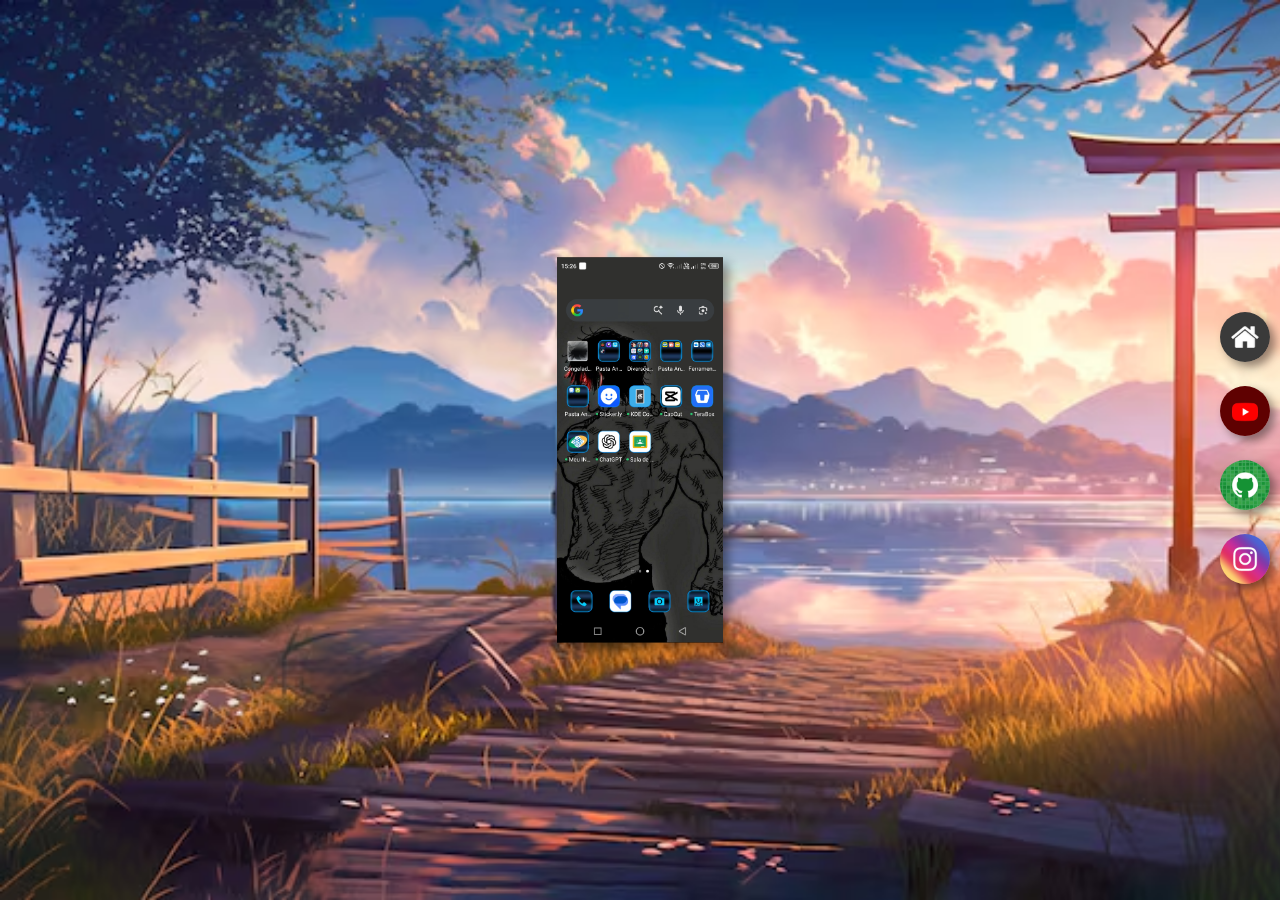
<file: index.html>
<!DOCTYPE html>
<html lang="pt-br">
<head>
    <meta charset="UTF-8">
    <meta name="viewport" content="width=device-width, initial-scale=1.0">
    <title>Minhas Redes Sociais</title>
    <link rel="shortcut icon" href="imagens/favicon.ico" type="image/x-icon">
    <link rel="stylesheet" href="estilos/style.css">
</head>
<body>
    <main>
        <section id="celular">
            <iframe id="tela" name="tela" src="home.html" frameborder="0"></iframe>
        </section>
        <section id="redes-sociais">
            <a href="home.html" target="tela"><img src="imagens/logo-home.jpg" alt="Home"></a> <br>
            <a href="youtube.html" target="tela"><img src="imagens/logo-youtube.jpg" alt="YouTube"></a> <br>
            <a href="github.html" target="tela"><img src="imagens/logo-github.jpg" alt="GitHub"></a> <br>
            <a href="instagram.html" target="tela"><img src="imagens/logo-instagram.jpg" alt="Instagram"></a>
        </section>
    </main>
</body>
</html>
</file>
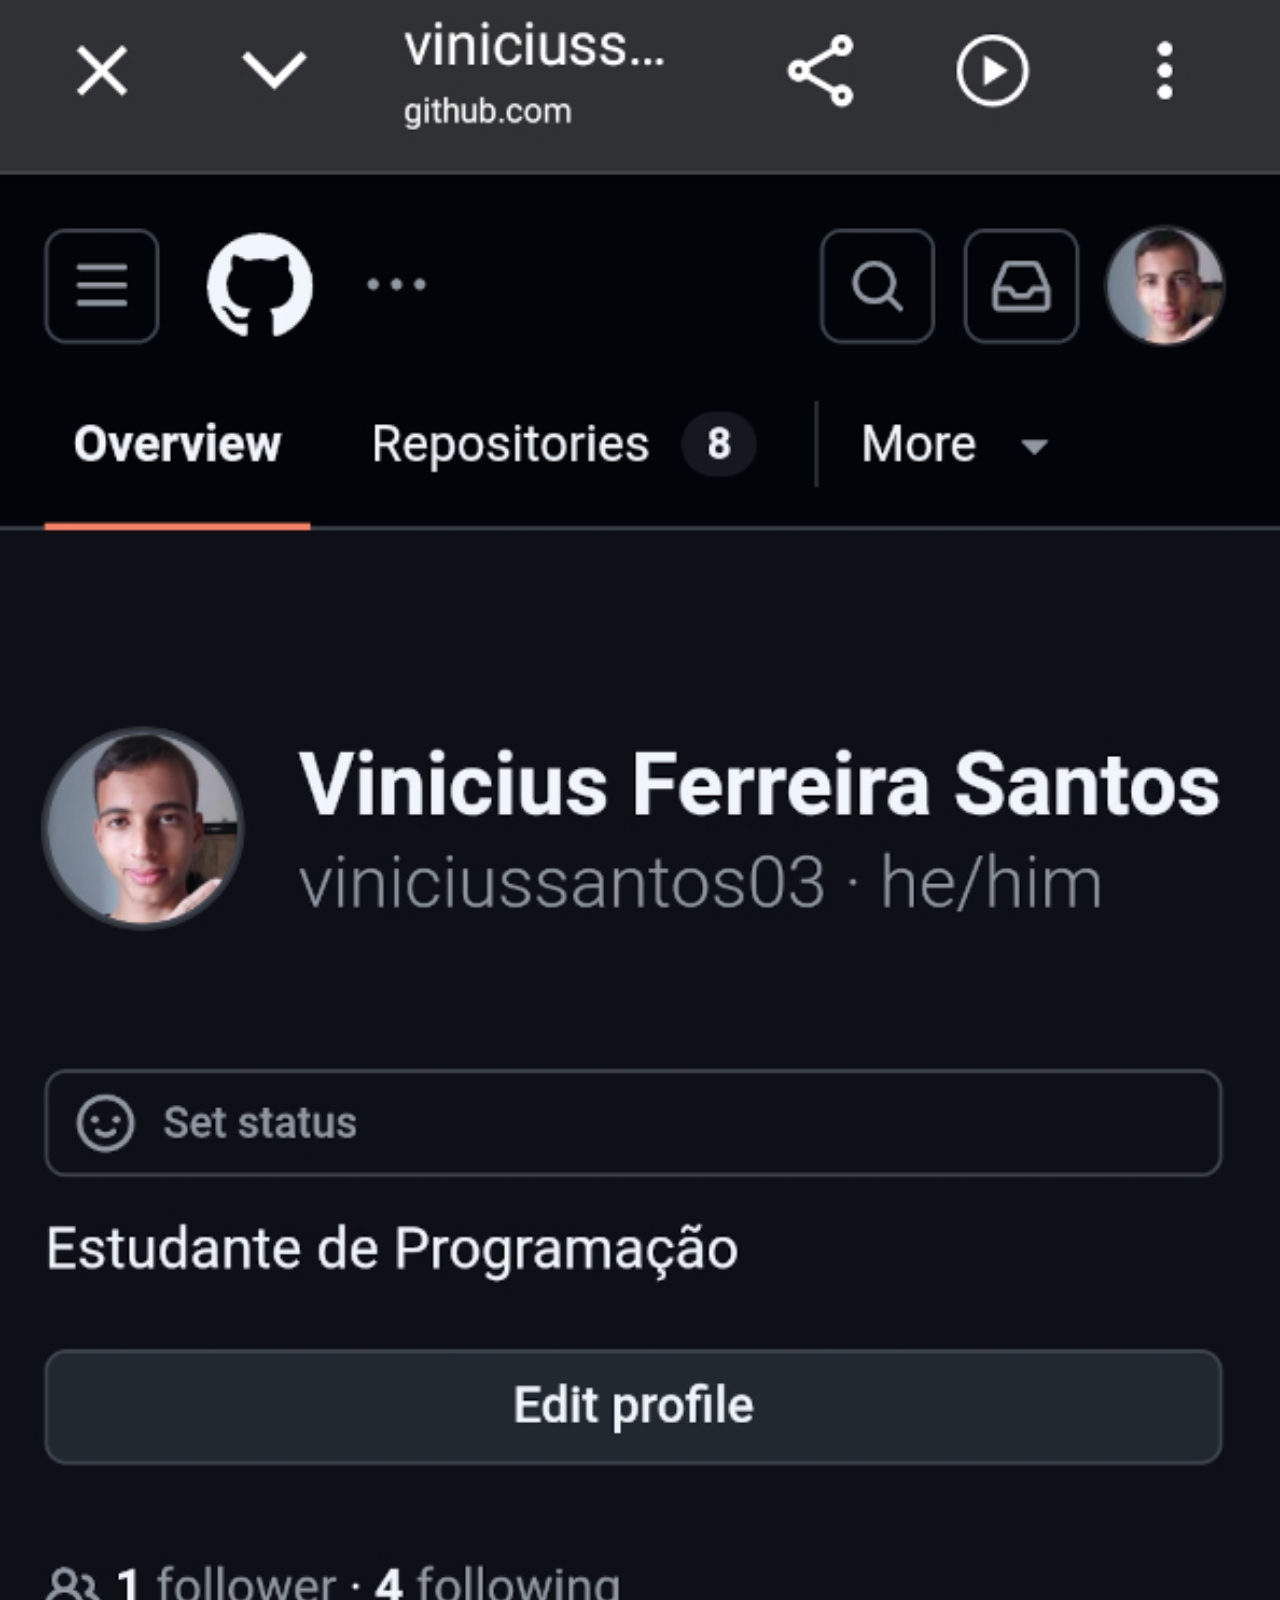
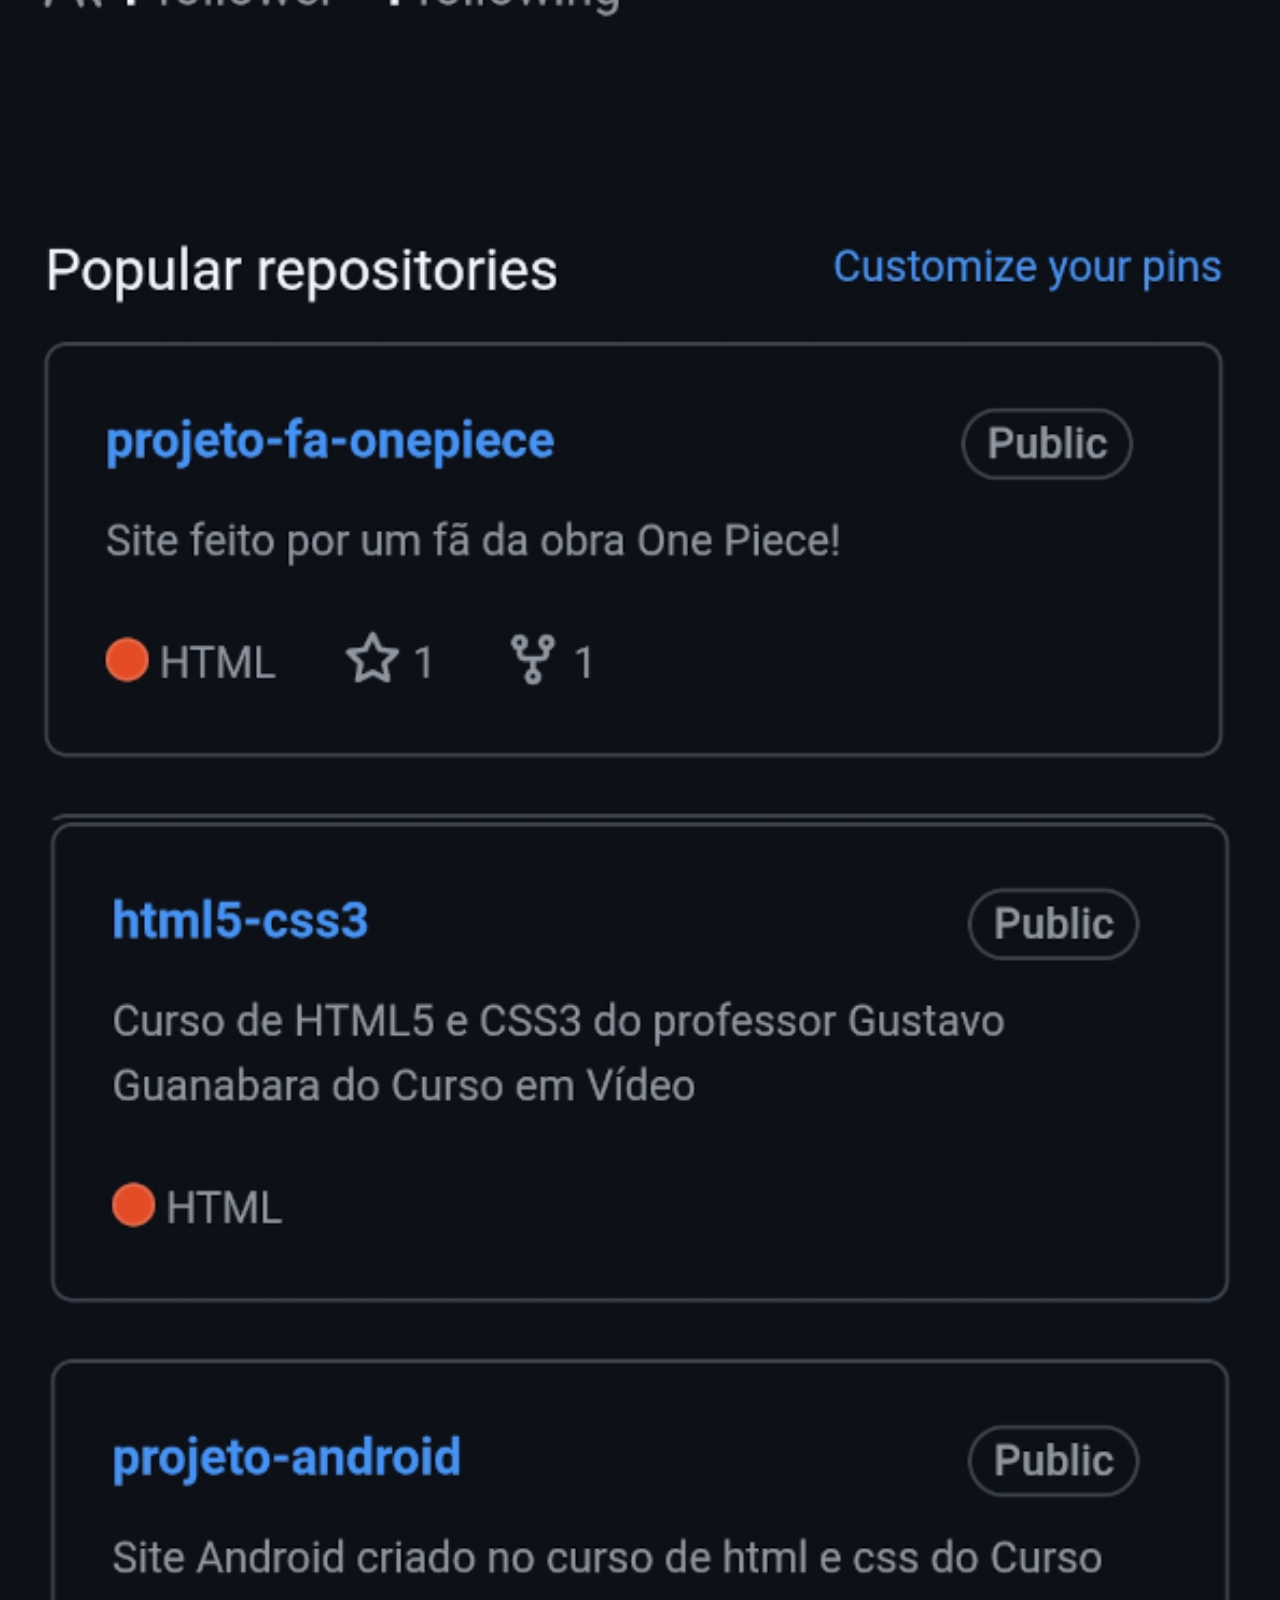
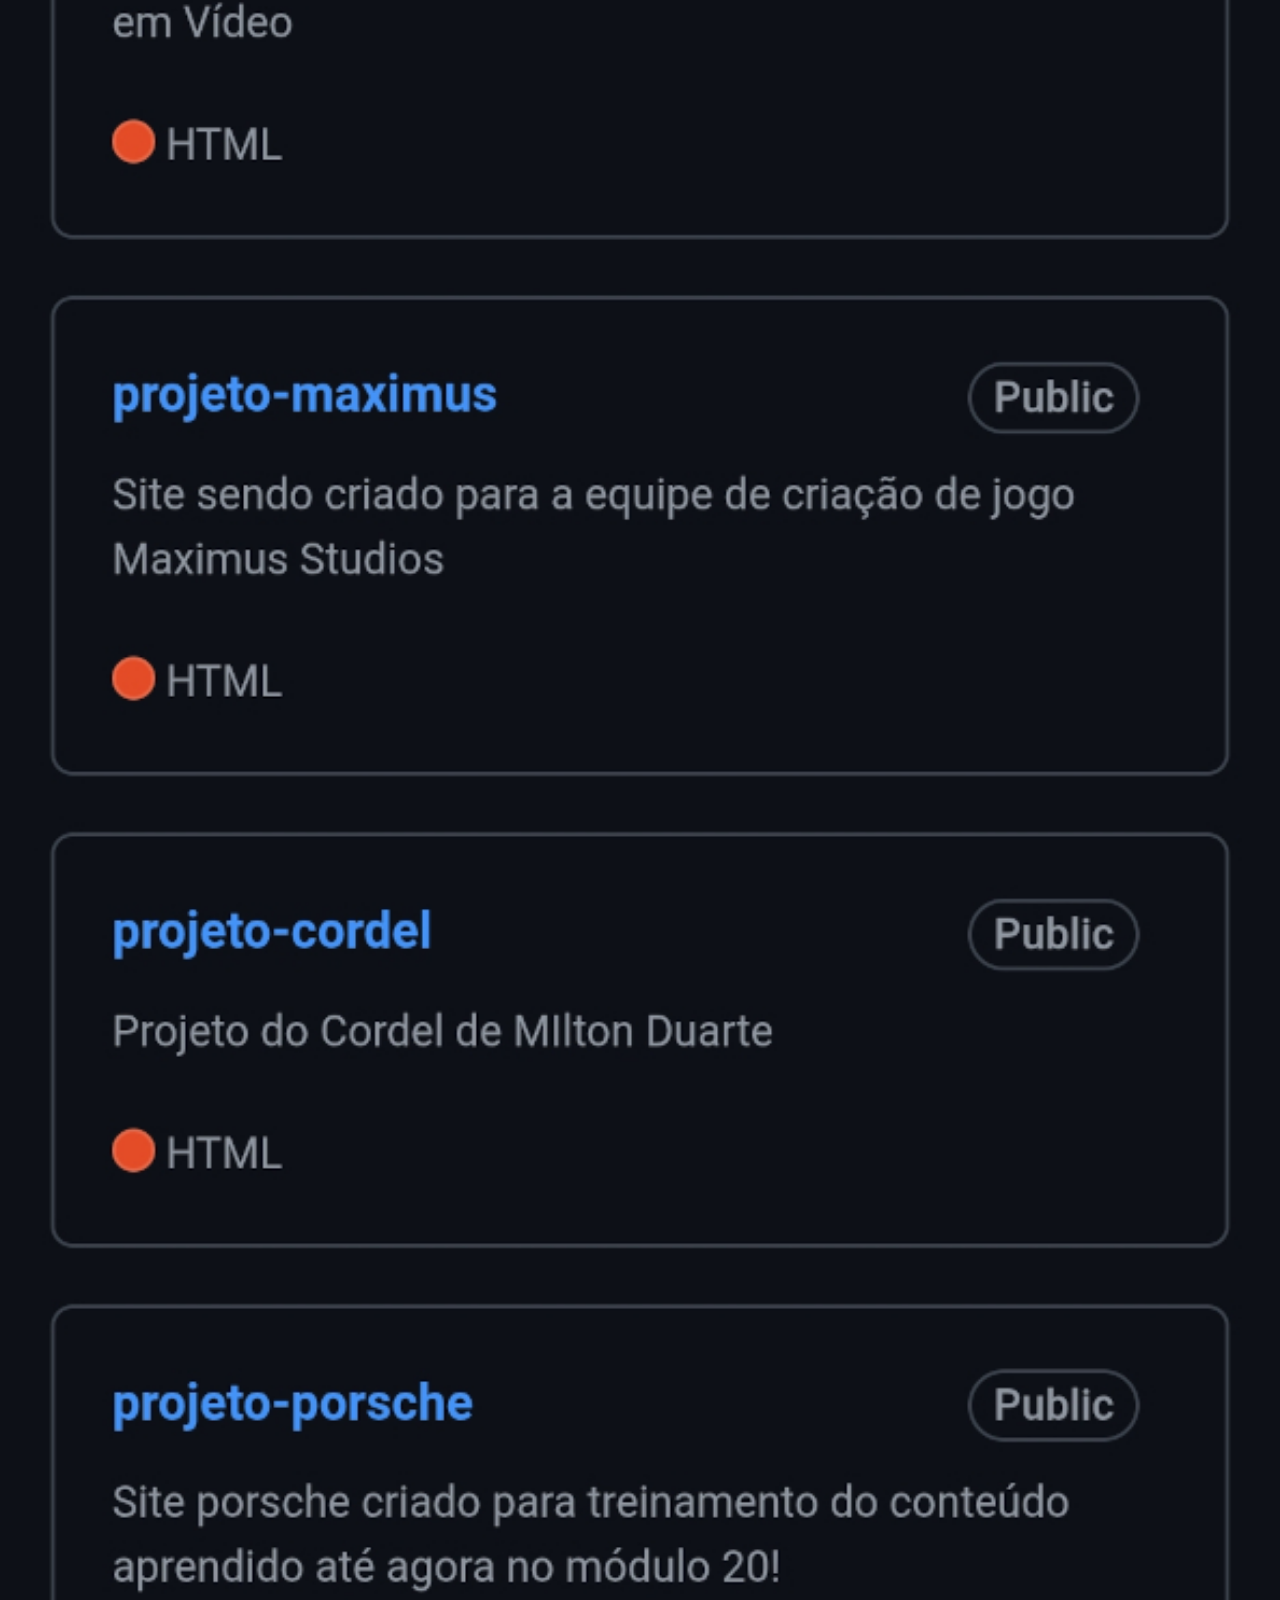
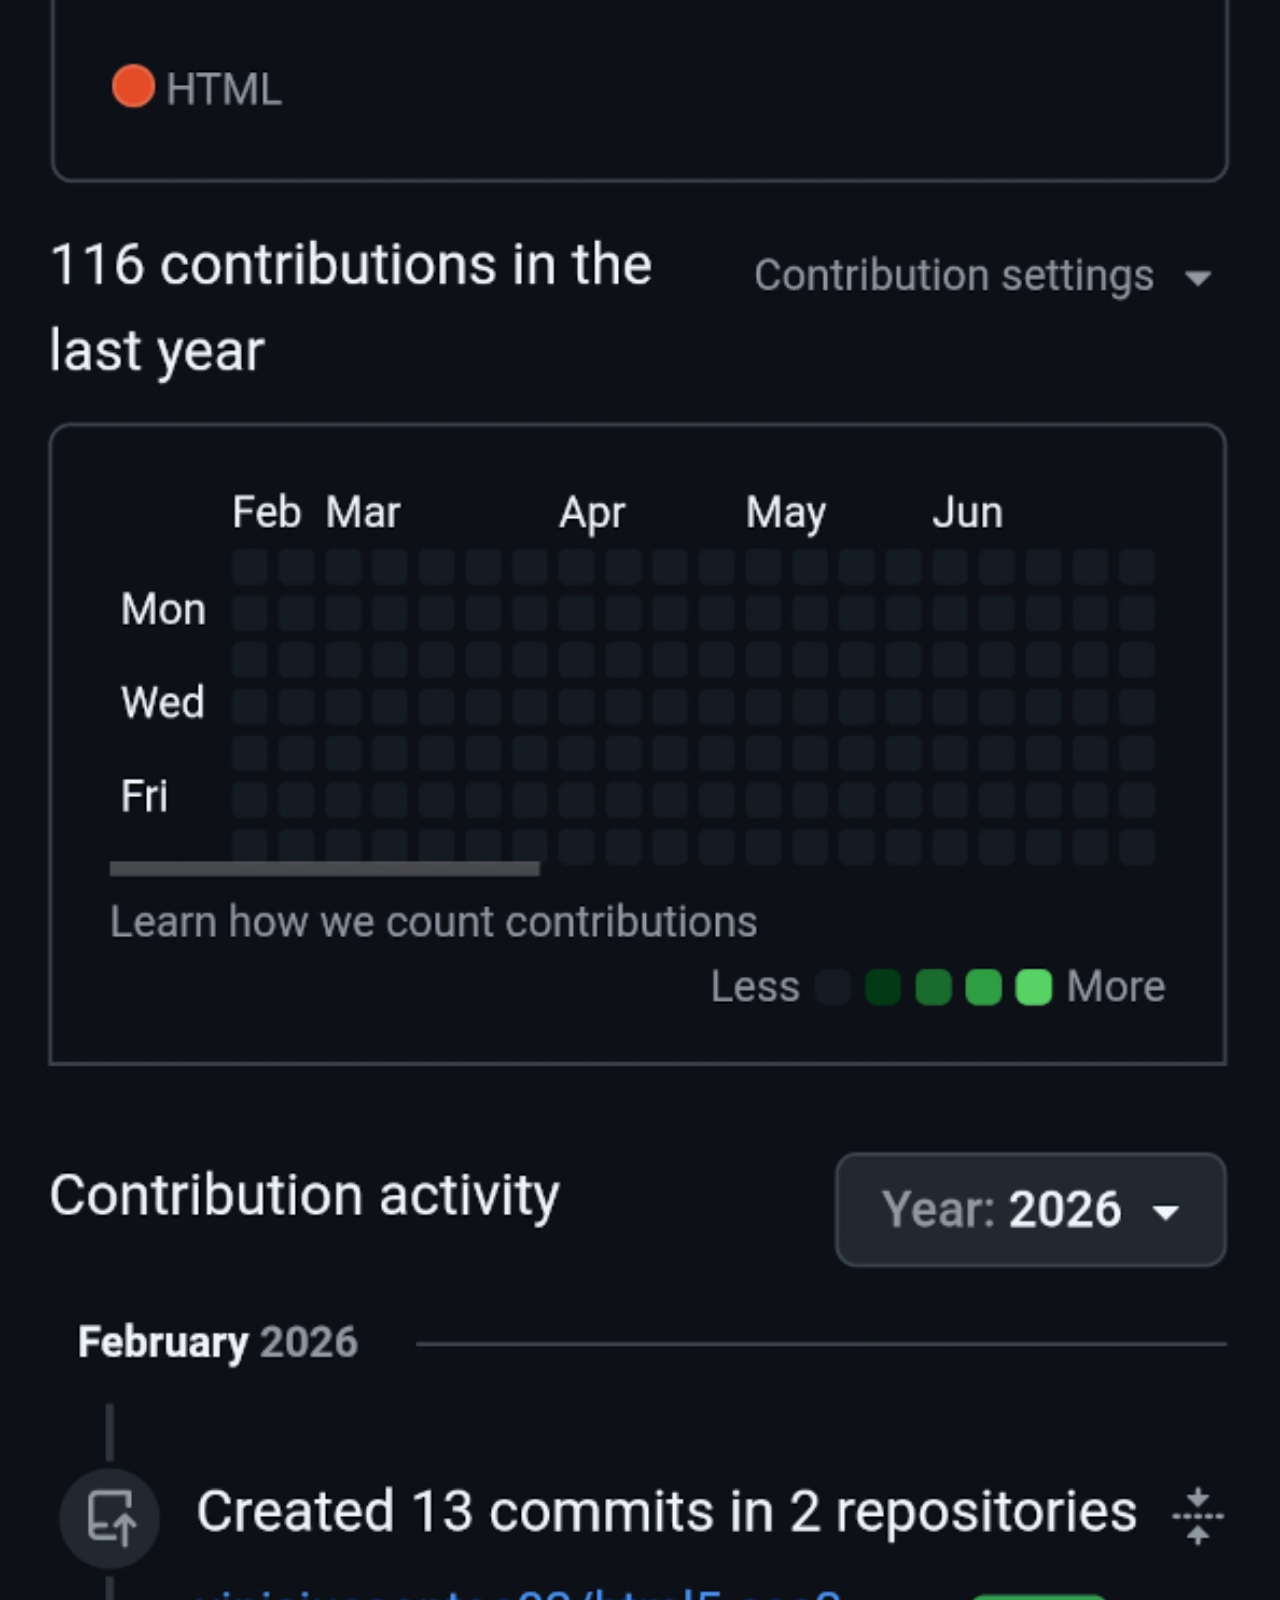
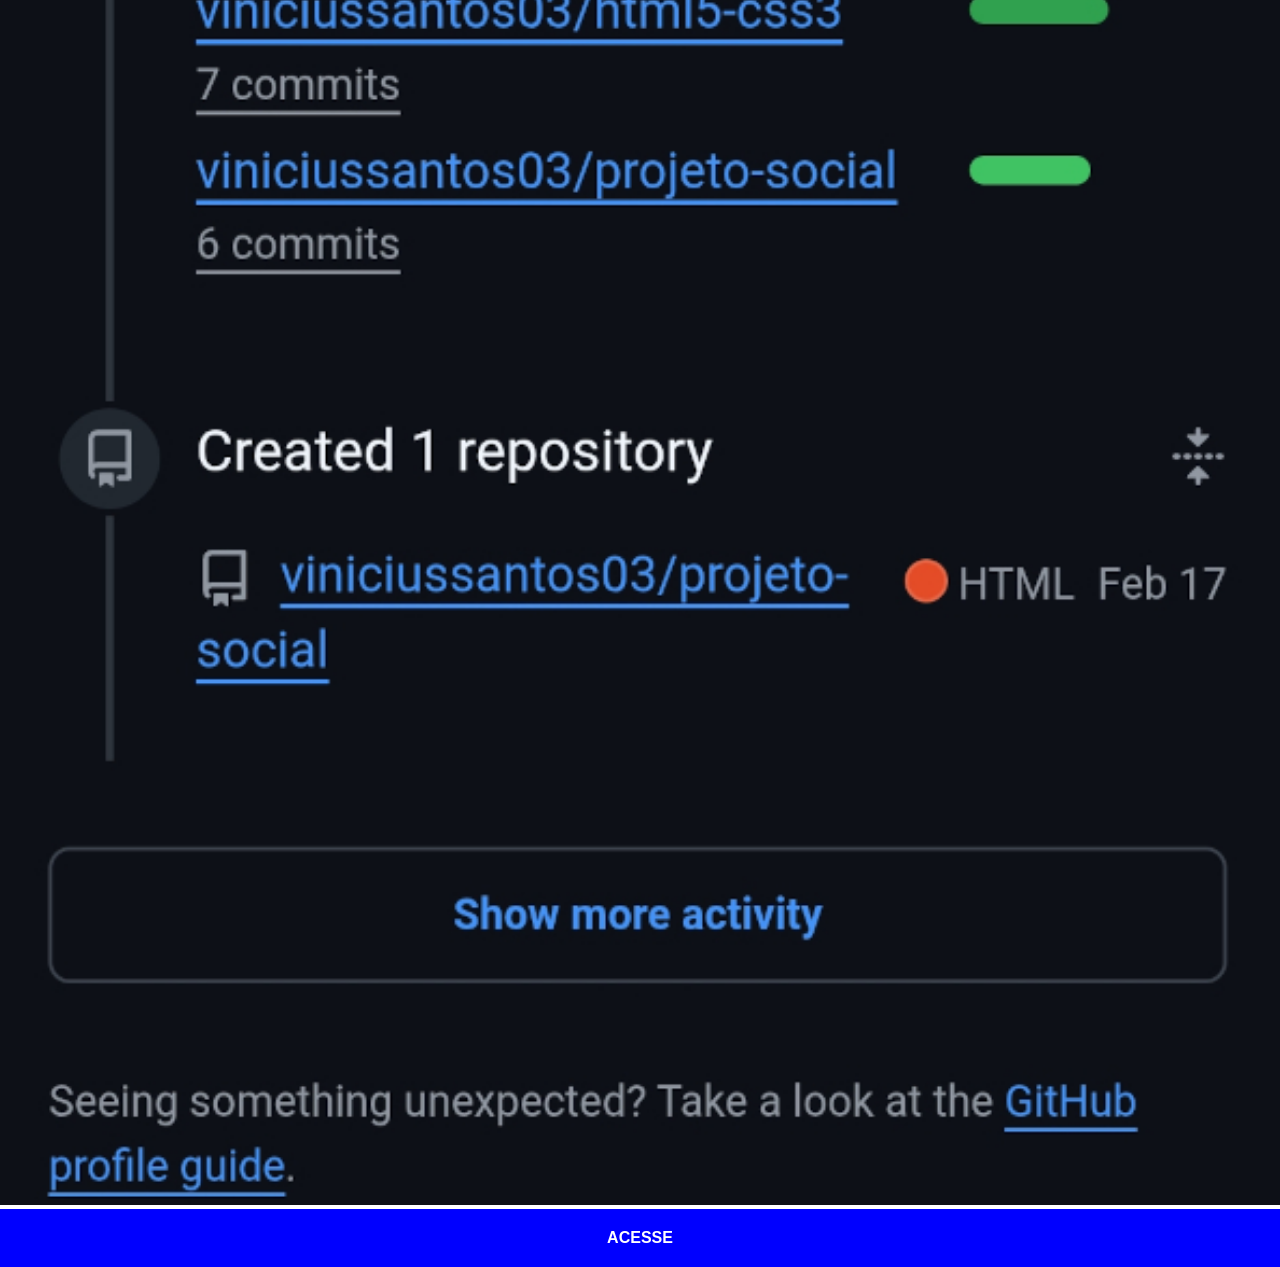
<file: github.html>
<!DOCTYPE html>
<html lang="pt-br">
<head>
    <meta charset="UTF-8">
    <meta name="viewport" content="width=device-width, initial-scale=1.0">
    <title>GitHUb</title>
    <link rel="stylesheet" href="estilos/social.css">
</head>
<body>
    <img src="imagens/tela-github.jpg" alt="GitHub">
    <a href="https://github.com/viniciussantos03" target="_blank" rel="external">ACESSE</a>
</body>
</html>
</file>
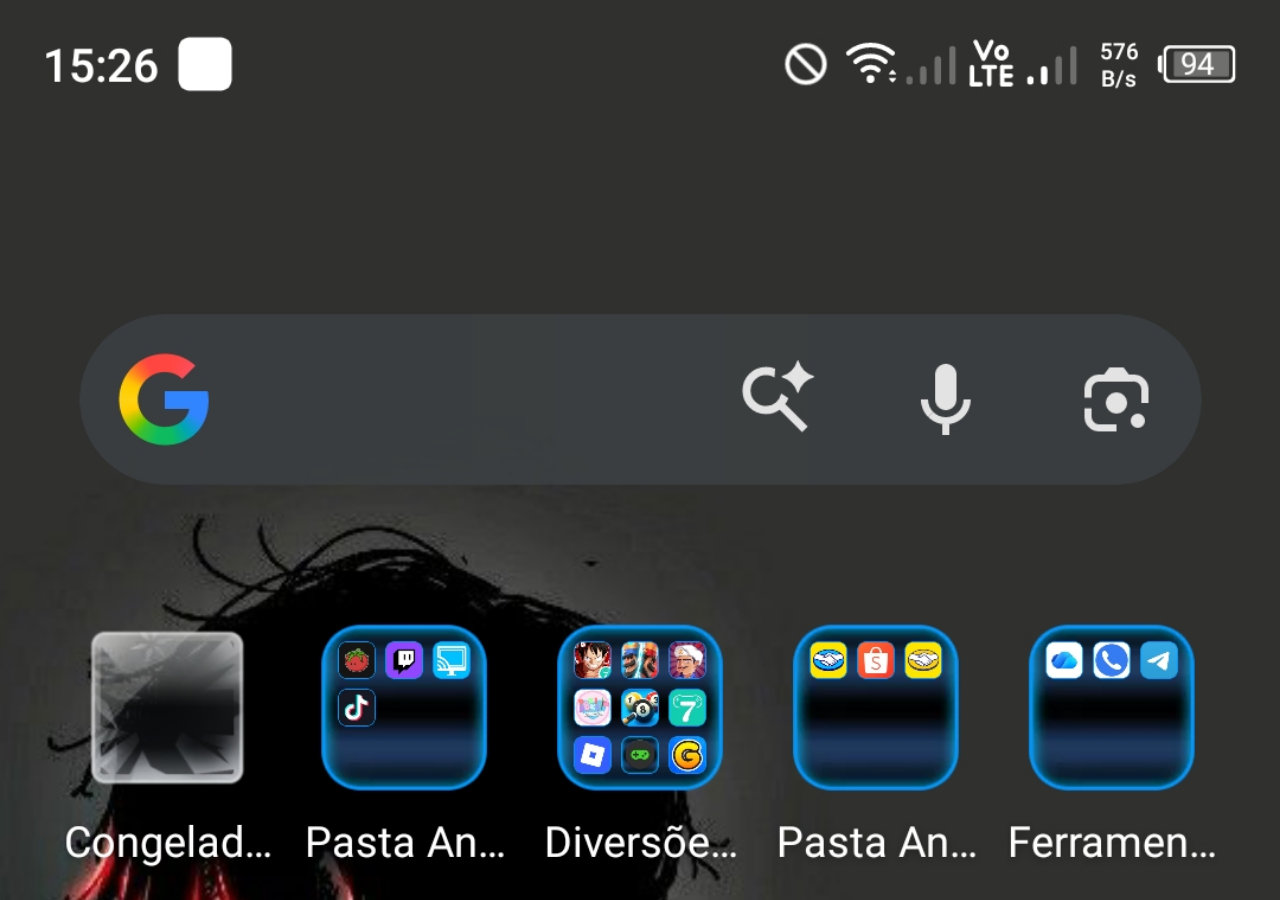
<file: home.html>
<!DOCTYPE html>
<html lang="pt-br">
<head>
    <meta charset="UTF-8">
    <meta name="viewport" content="width=device-width, initial-scale=1.0">
    <title>Home</title>
    <style>
        * {
            margin: 0px;
            padding: 0px;
        }

        body {
            width: 100vw;
            height: 100vh;
            background: black url('imagens/tela.jpg') no-repeat top center;
            background-size: cover;
        }
    </style>
</head>
<body>
    
</body>
</html>
</file>
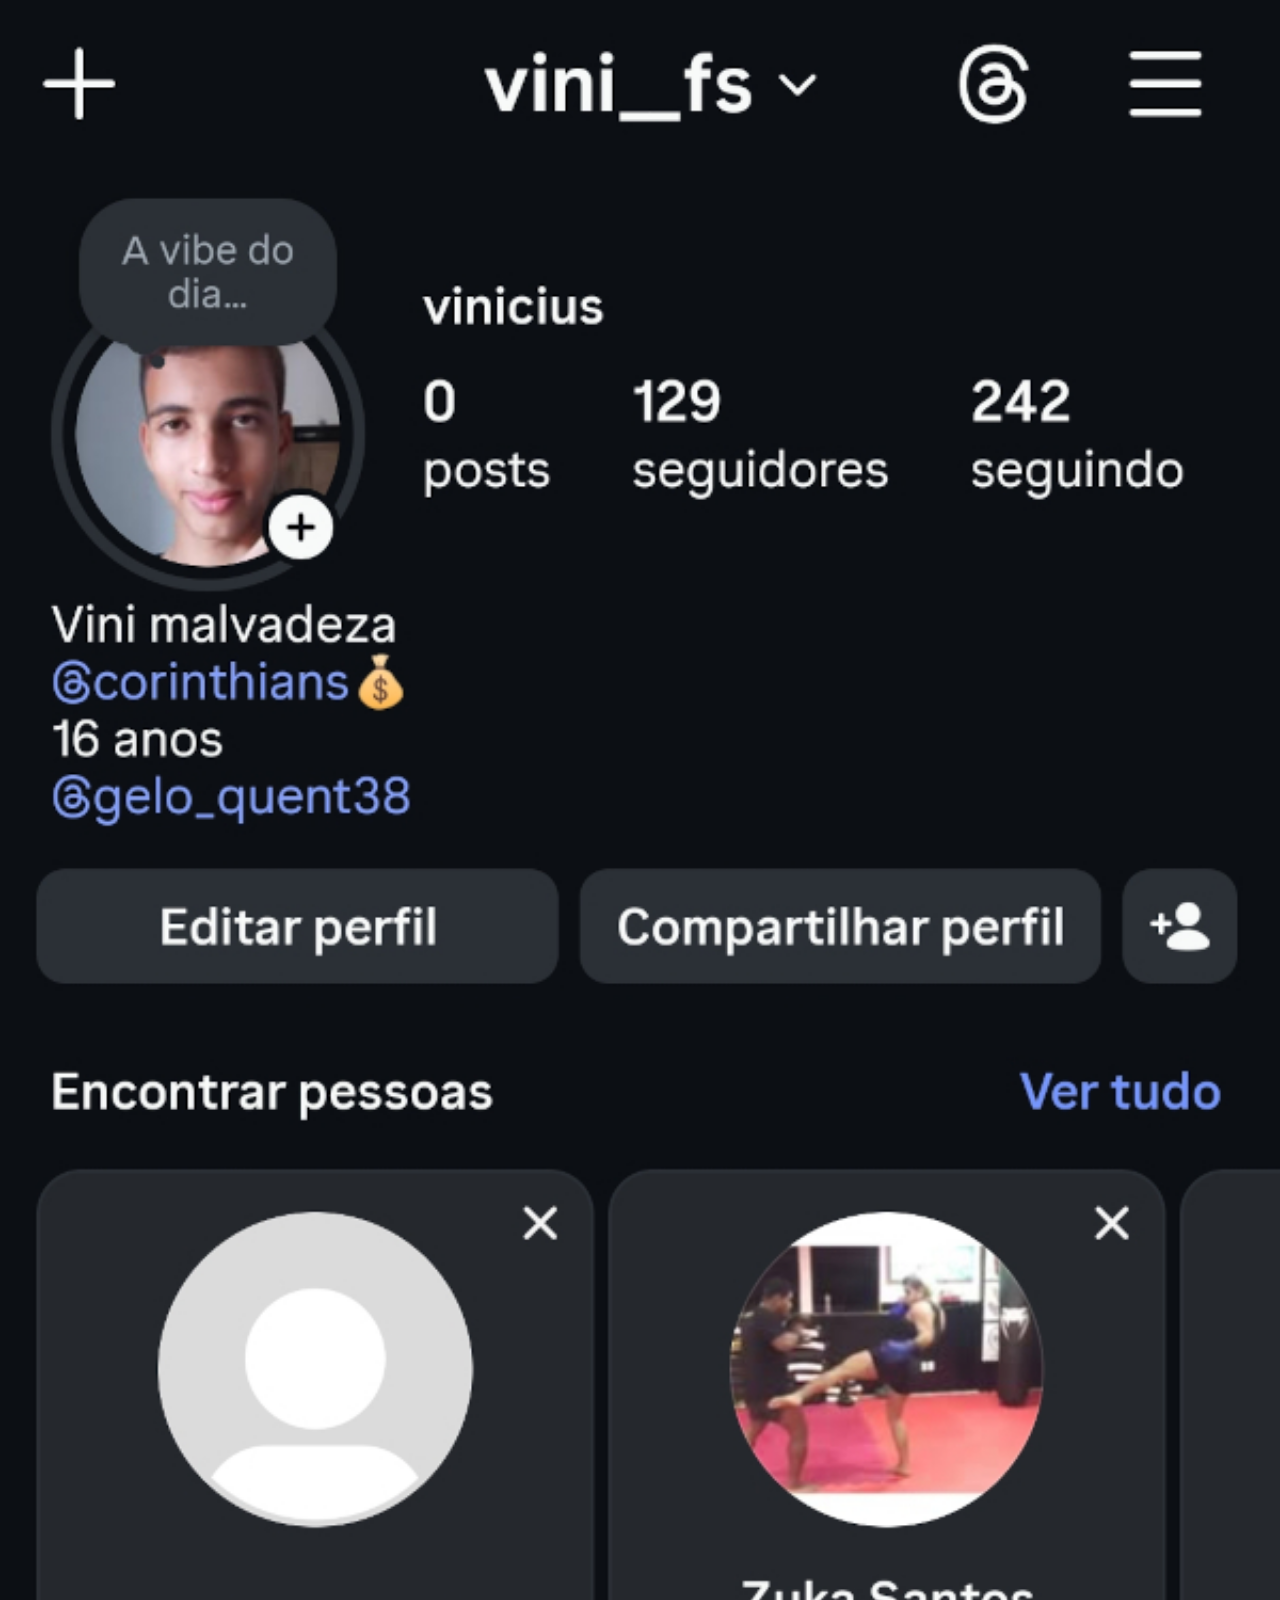
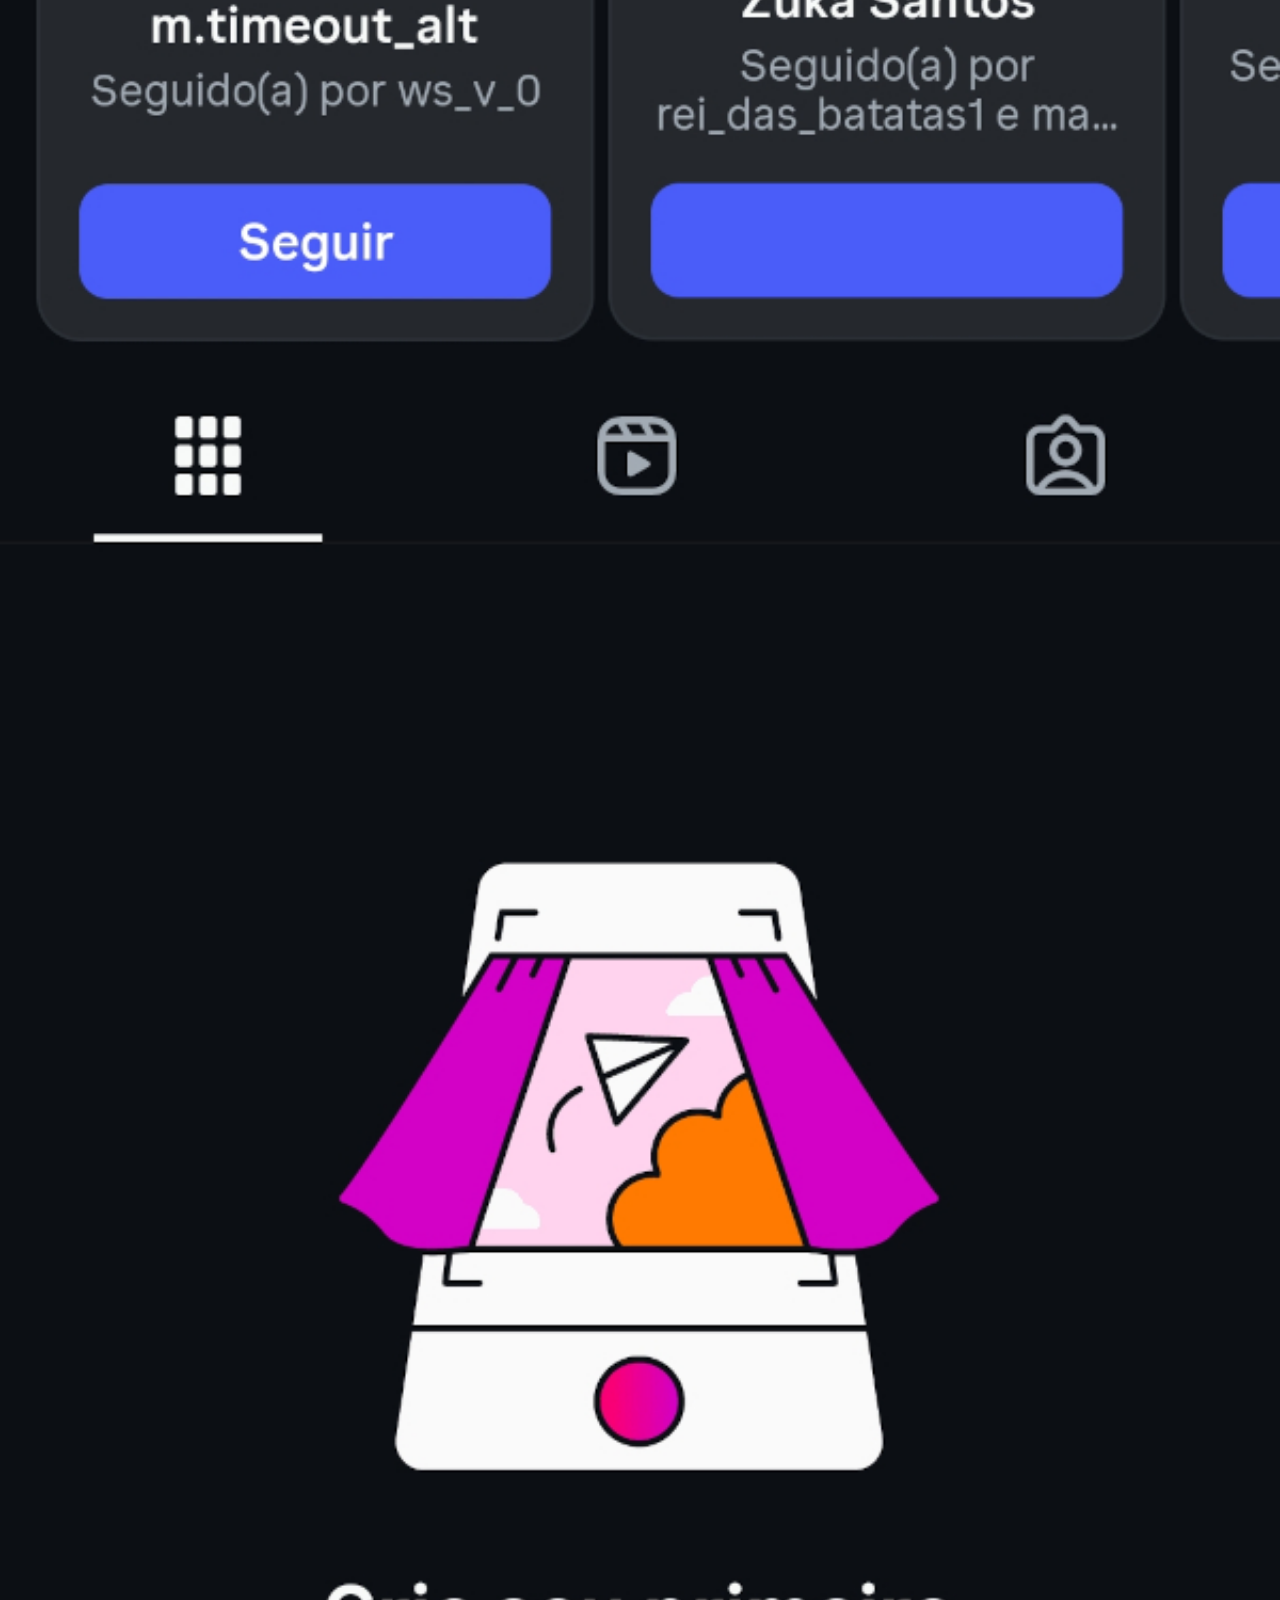
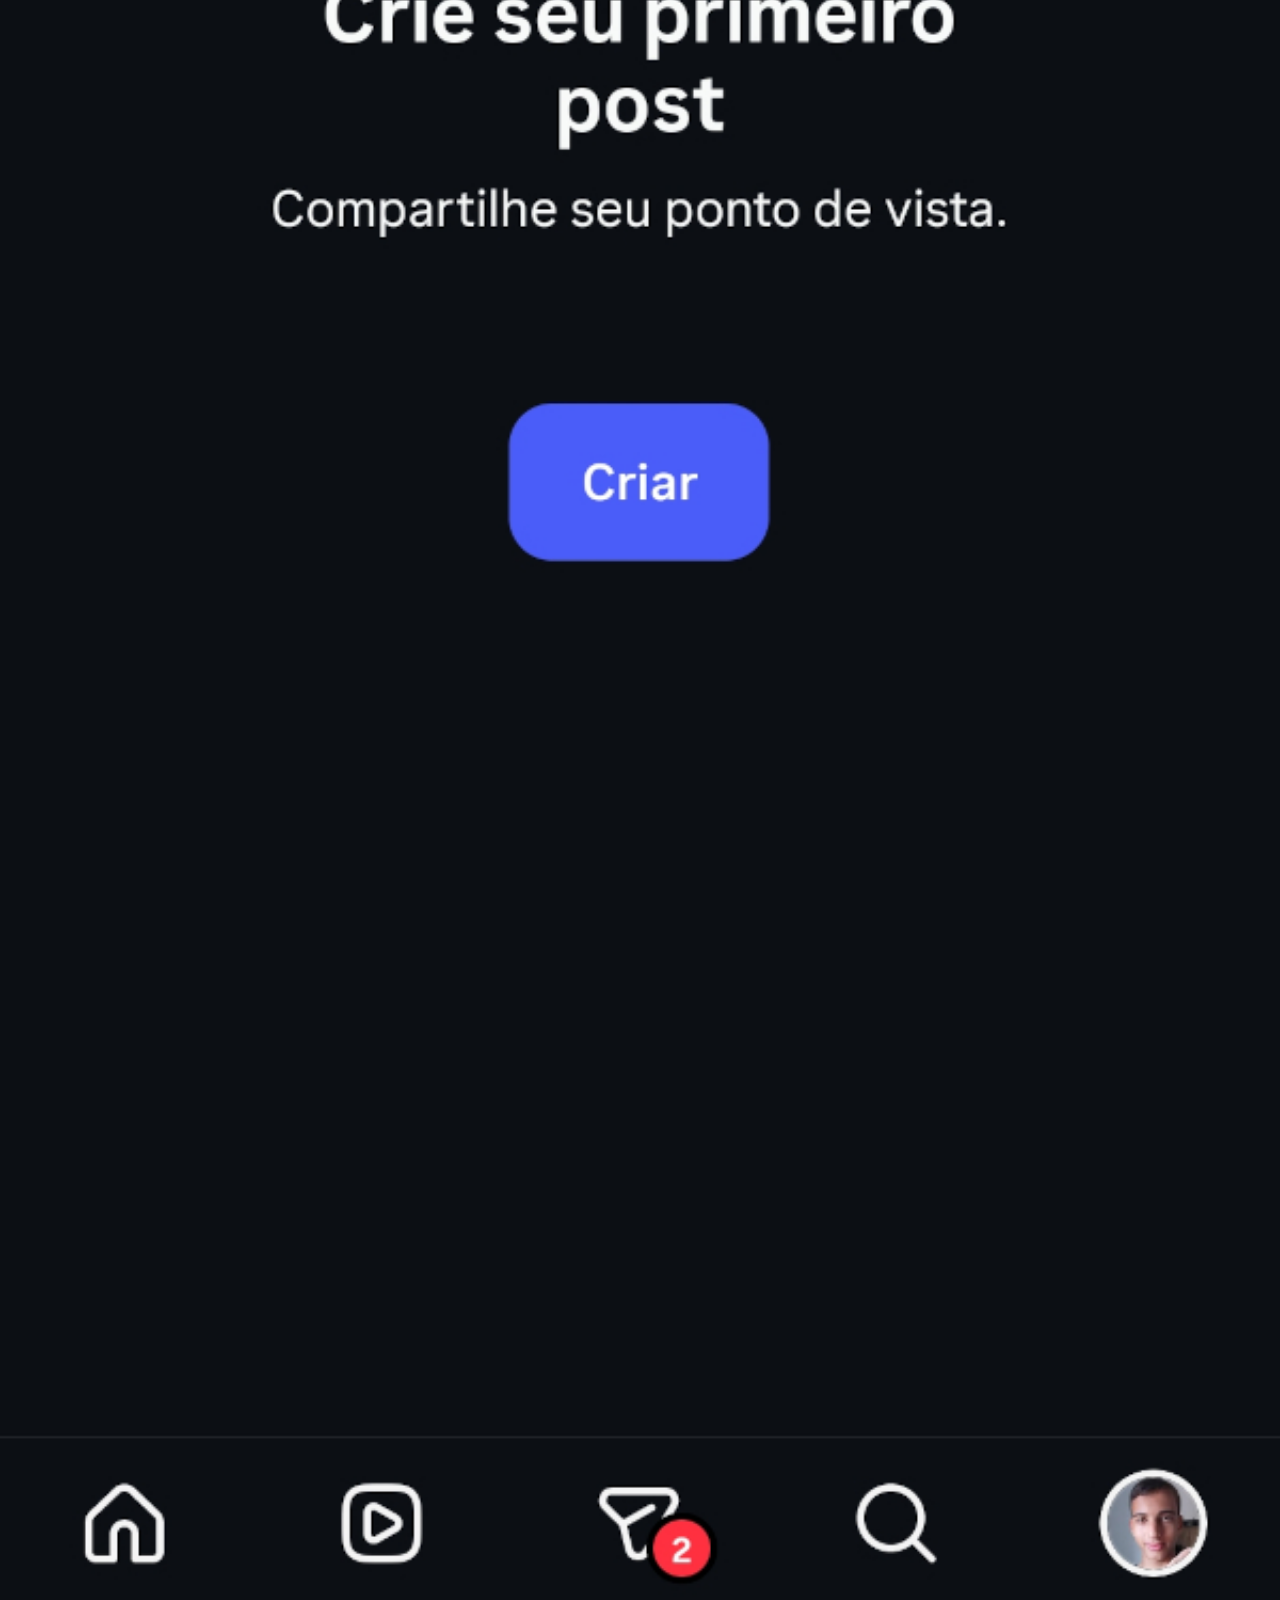
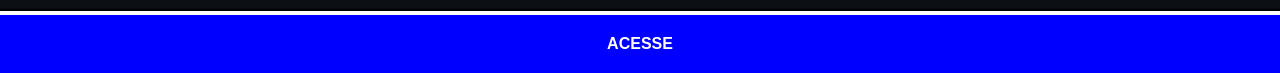
<file: instagram.html>
<!DOCTYPE html>
<html lang="pt-br">
<head>
    <meta charset="UTF-8">
    <meta name="viewport" content="width=device-width, initial-scale=1.0">
    <title>Instagram</title>
    <link rel="stylesheet" href="estilos/social.css">
</head>
<body>
    <img src="imagens/tela-instagram.jpg" alt="Instagram">
    <a href="https://www.instagram.com/vini__fs/" target="_blank" rel="external">ACESSE</a>
</body>
</html>
</file>
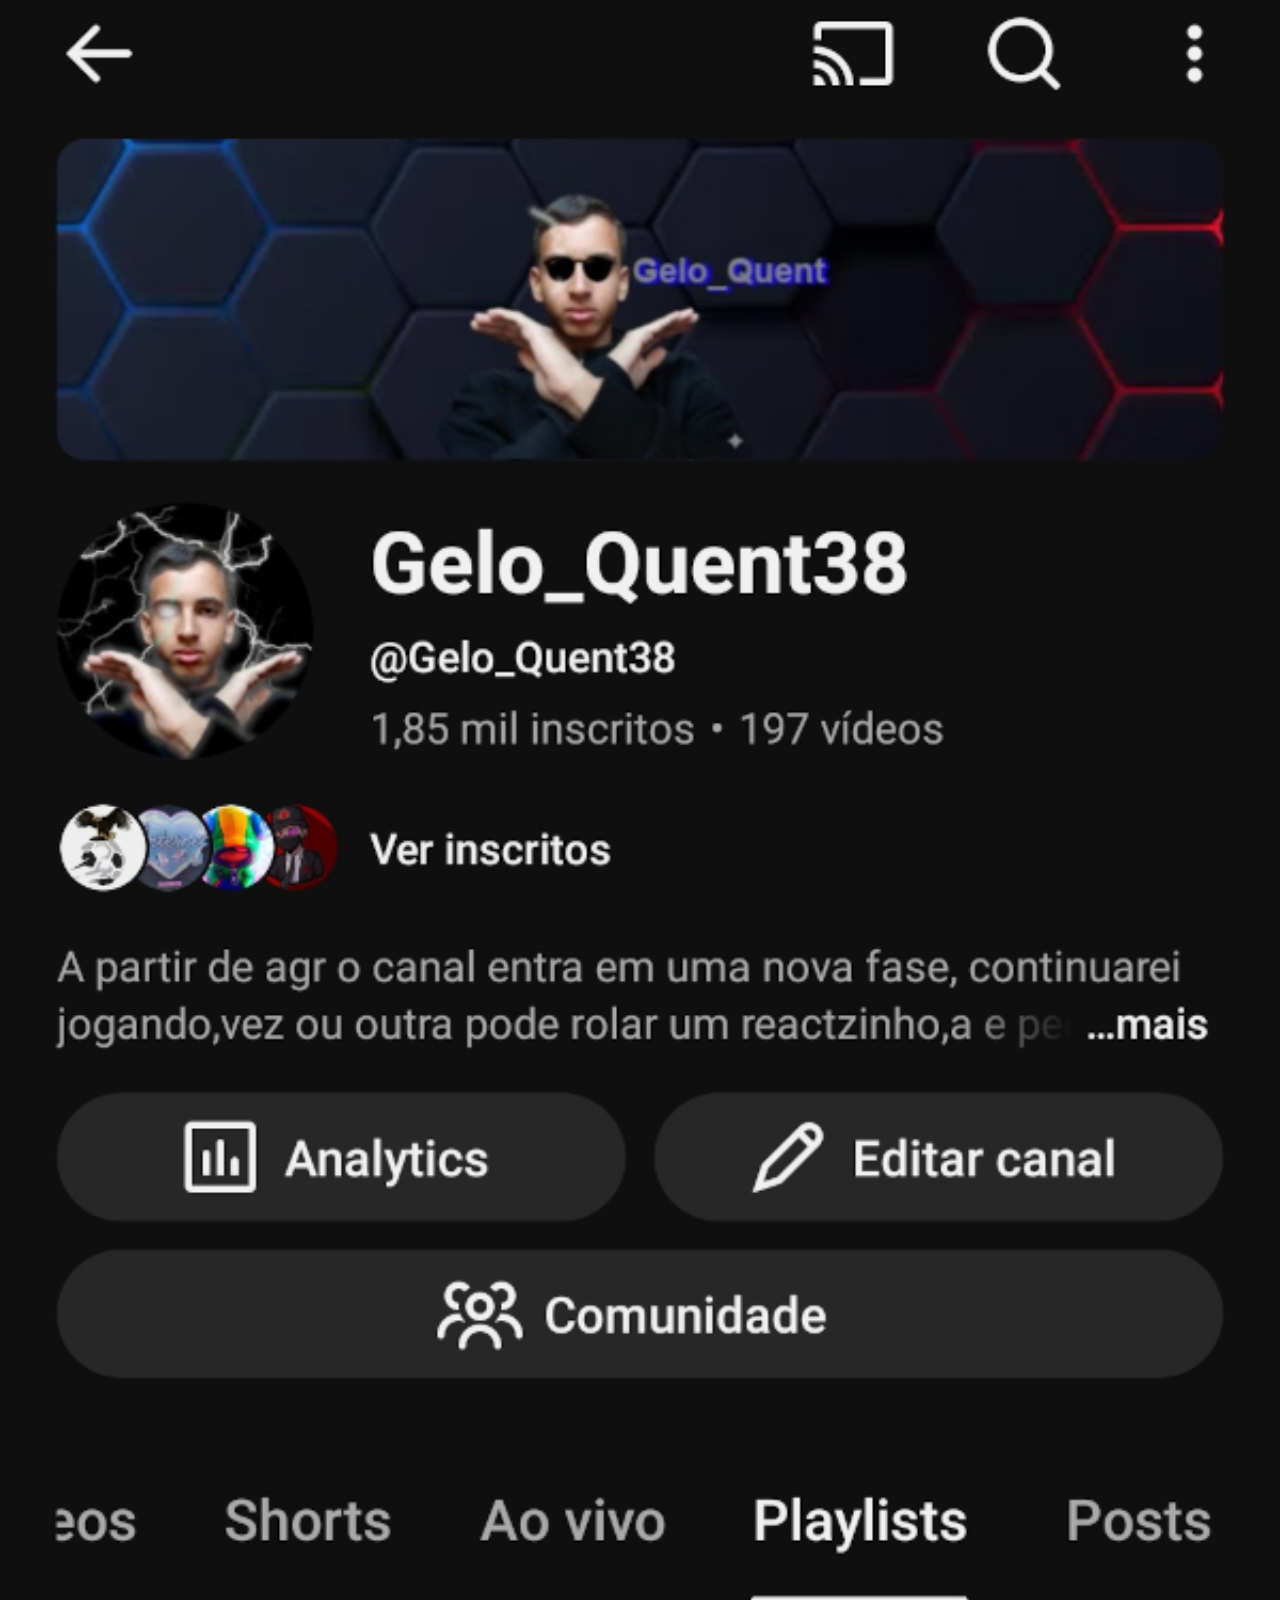
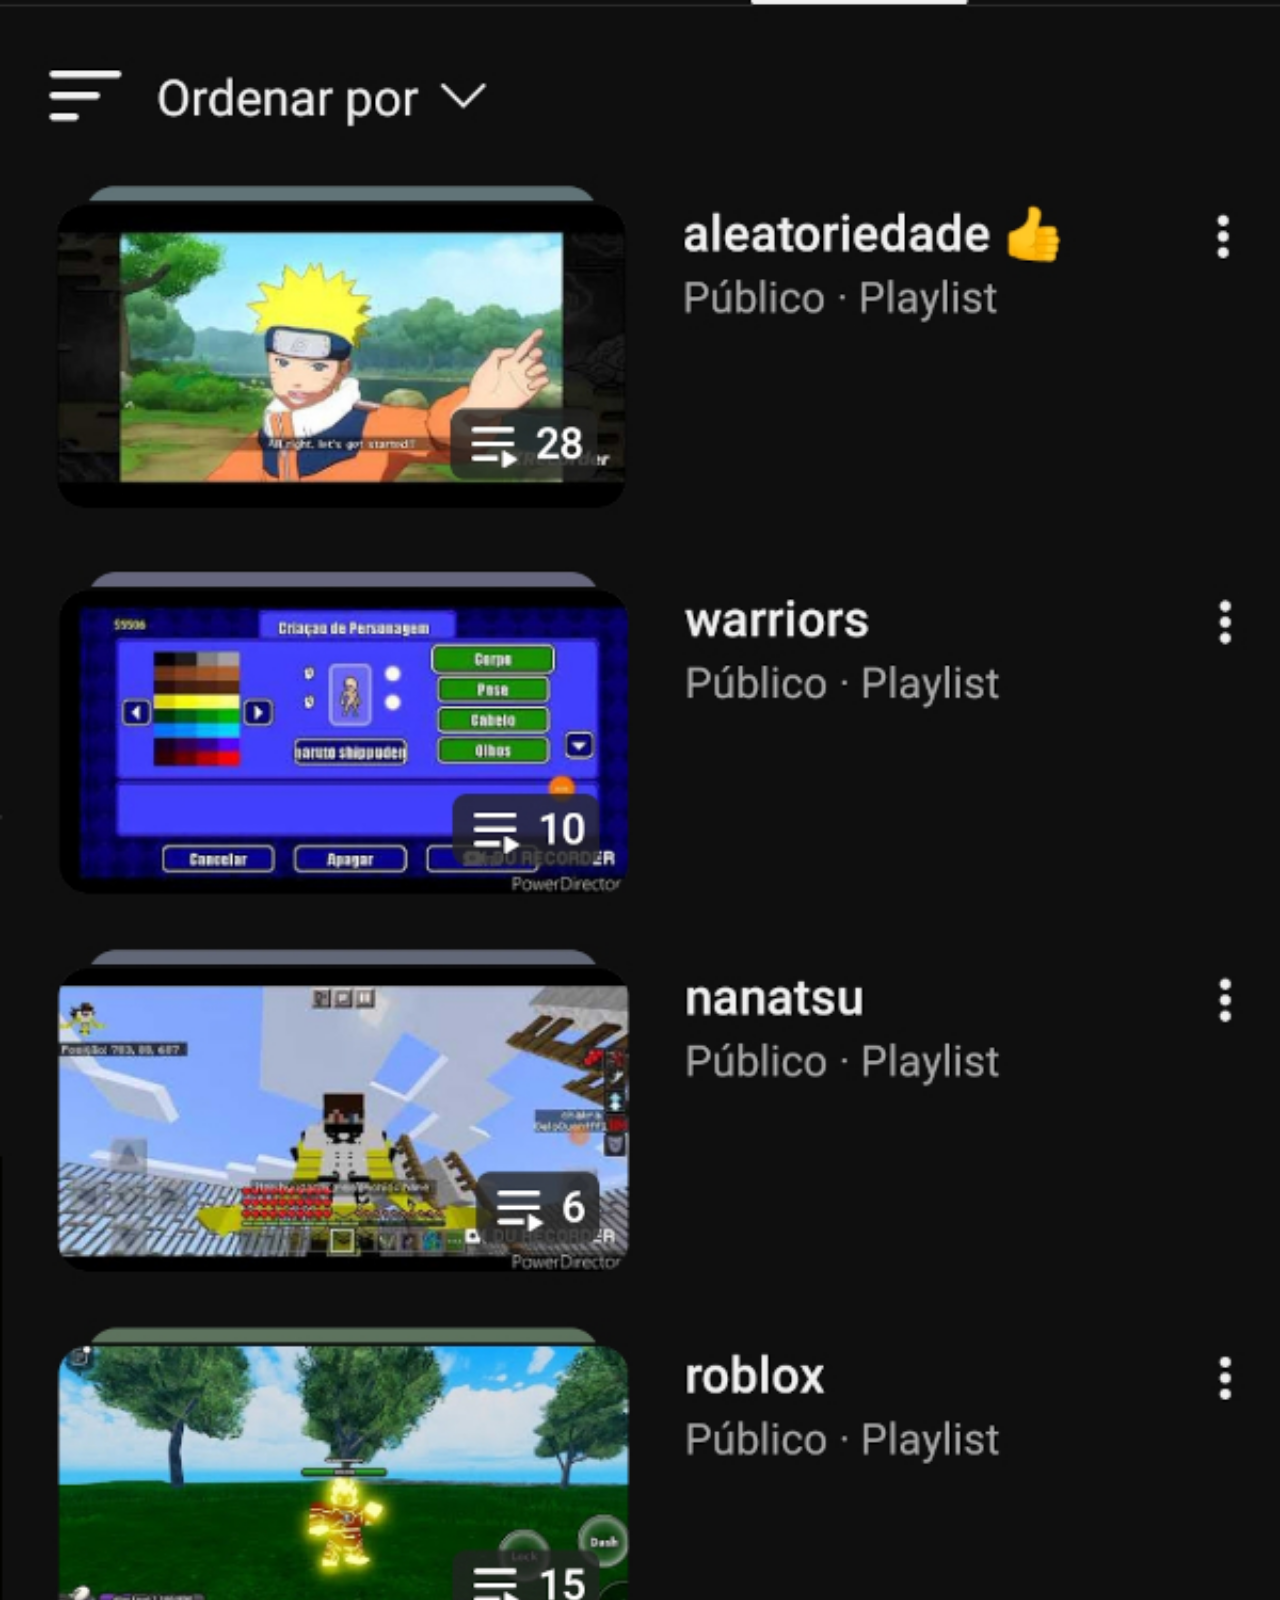
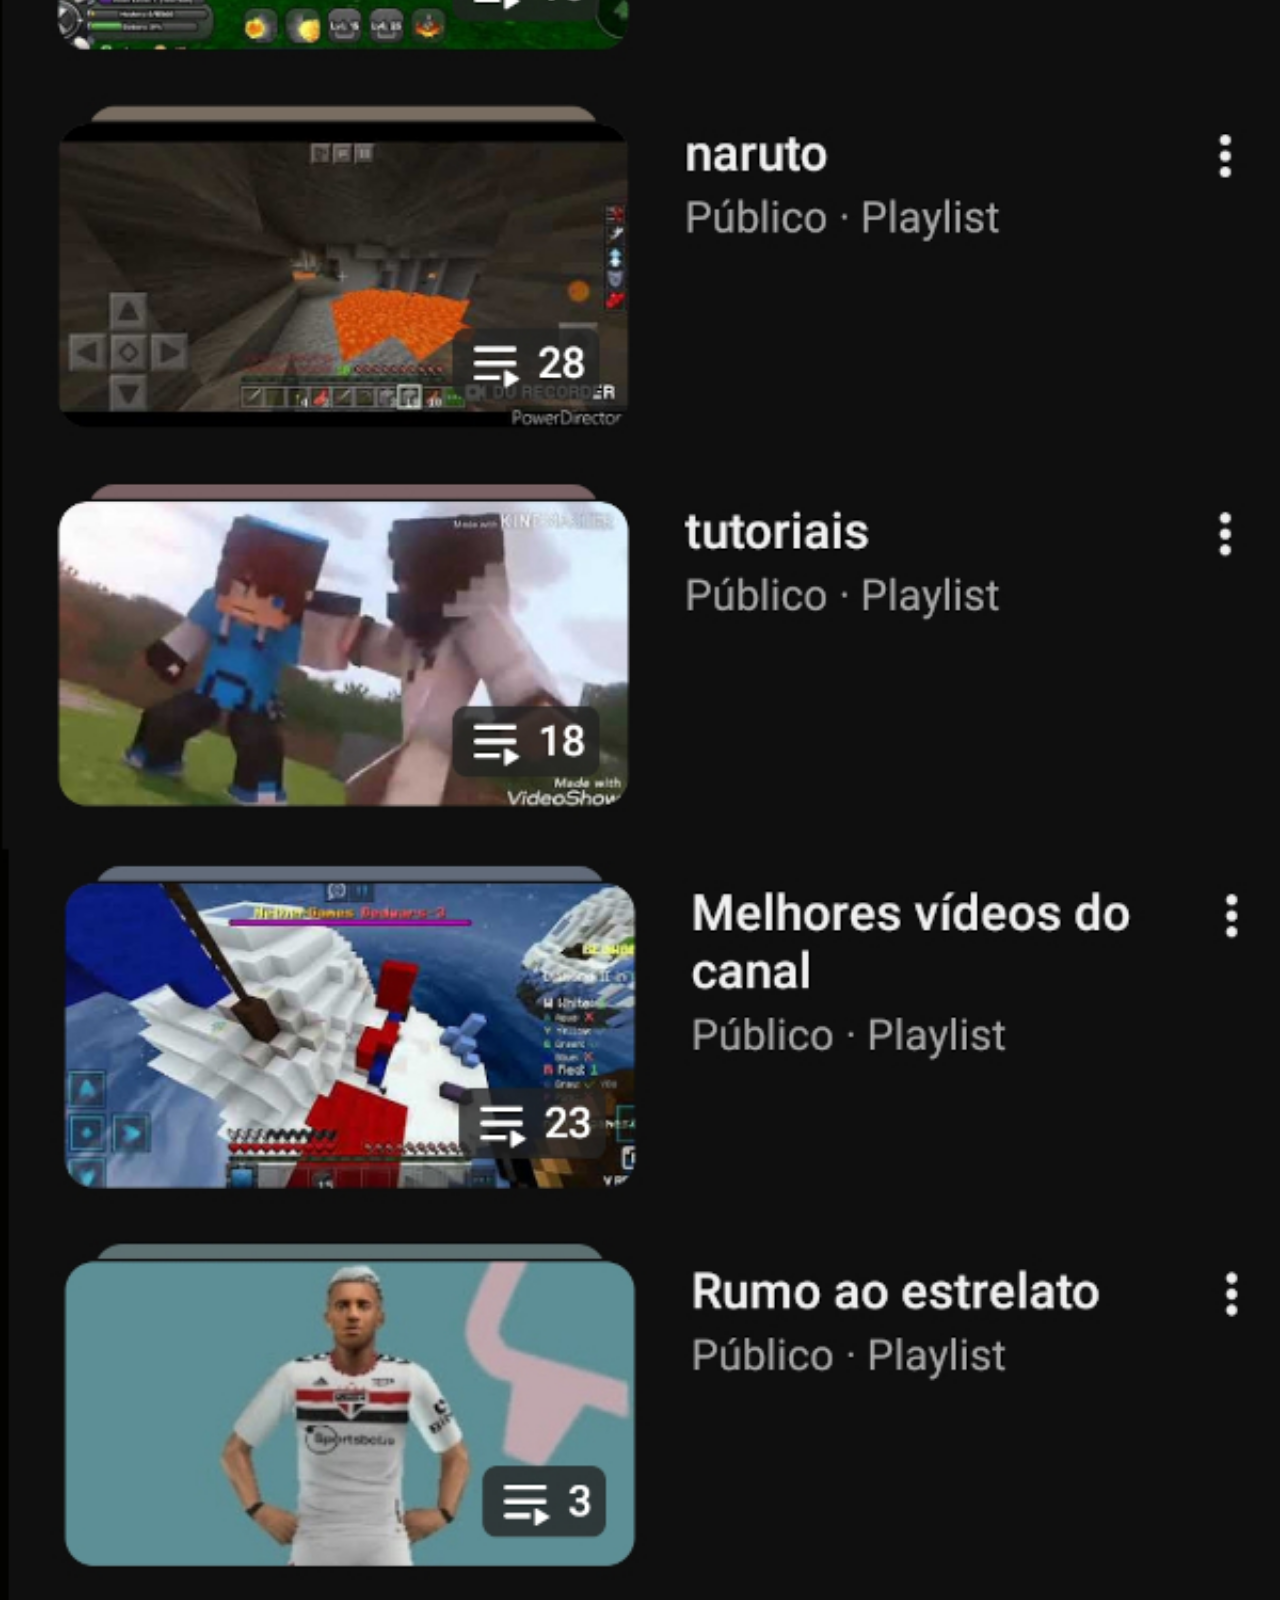
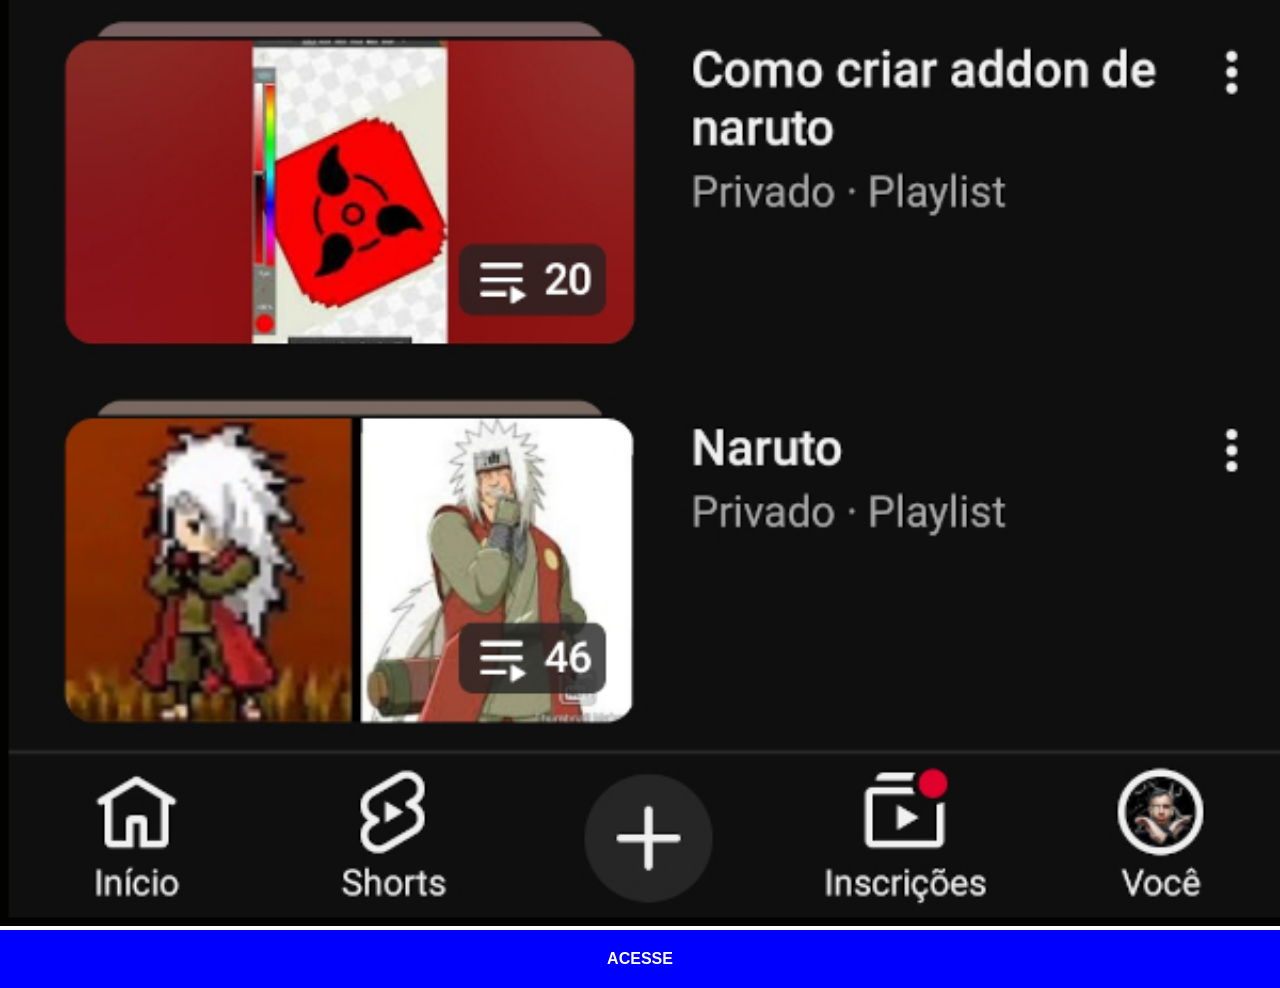
<file: youtube.html>
<!DOCTYPE html>
<html lang="pt-br">
<head>
    <meta charset="UTF-8">
    <meta name="viewport" content="width=device-width, initial-scale=1.0">
    <title>YouTube</title>
    <link rel="stylesheet" href="estilos/social.css">
</head>
<body>
    <img src="imagens/tela-youtube.jpg" alt="YouTube">
    <a href="https://www.youtube.com/@Gelo_Quent38/playlists" target="_blank" rel="external">ACESSE</a>
</body>
</html>
</file>
<file: estilos/style.css>
@charset "UTF-8";

* {
    margin: 0px;
    padding: 0px;
    font-family: Arial, Helvetica, sans-serif;
}

html, body {
    width: 100%;
    height: 100%;
}

body {
    background: url('../imagens/paisagem.avif') no-repeat left center;
    background-size: cover;
    background-attachment: fixed;
}

main {
    position: relative;
    height: 100%;
}

section#celular {
    position: absolute;
    background: url('../imagens/infinix.png') no-repeat;
    width: 166px;
    height: 385px;
    top: 50%;
    left: 50%;
    transform: translate(-50%, -50%);
    box-shadow: 5px 5px 10px rgba(0, 0, 0, 0.418);
}

section#redes-sociais {
    position: absolute;
    left: 100%;
    top: 50%;
    transform: translate(-100%, -50%);
}


section#redes-sociais img {
    height: 50px;
    margin: 10px;
    border-radius: 50%;
    box-shadow: 5px 5px 10px rgba(0, 0, 0, 0.425);
    box-sizing: border-box;
}

section#redes-sociais img:hover {
    transform: translate(0px, -1px);
    border: 2px solid rgba(255, 255, 255, 0.534);
    transition: transform 0.5s;
}

iframe#tela {
    position: relative;
    width: 166px;
    height: 385px;
}
</file>
<file: estilos/social.css>
@charset "UTF-8";

* {
    margin: 0px;
    padding: 0px;
    font-family: Arial, Helvetica, sans-serif;
}

::-webkit-scrollbar {
    width: 0px;
    height: 0px;
}

img {
    width: 100%;
}

a {
    display: block;
    text-decoration: none;
    background-color: blue;
    color: white;
    text-align: center;
    font-weight: bolder;
    padding: 20px;
}

a:hover {
    background-color: darkblue;
    transition: 0.5s;
}
</file>
